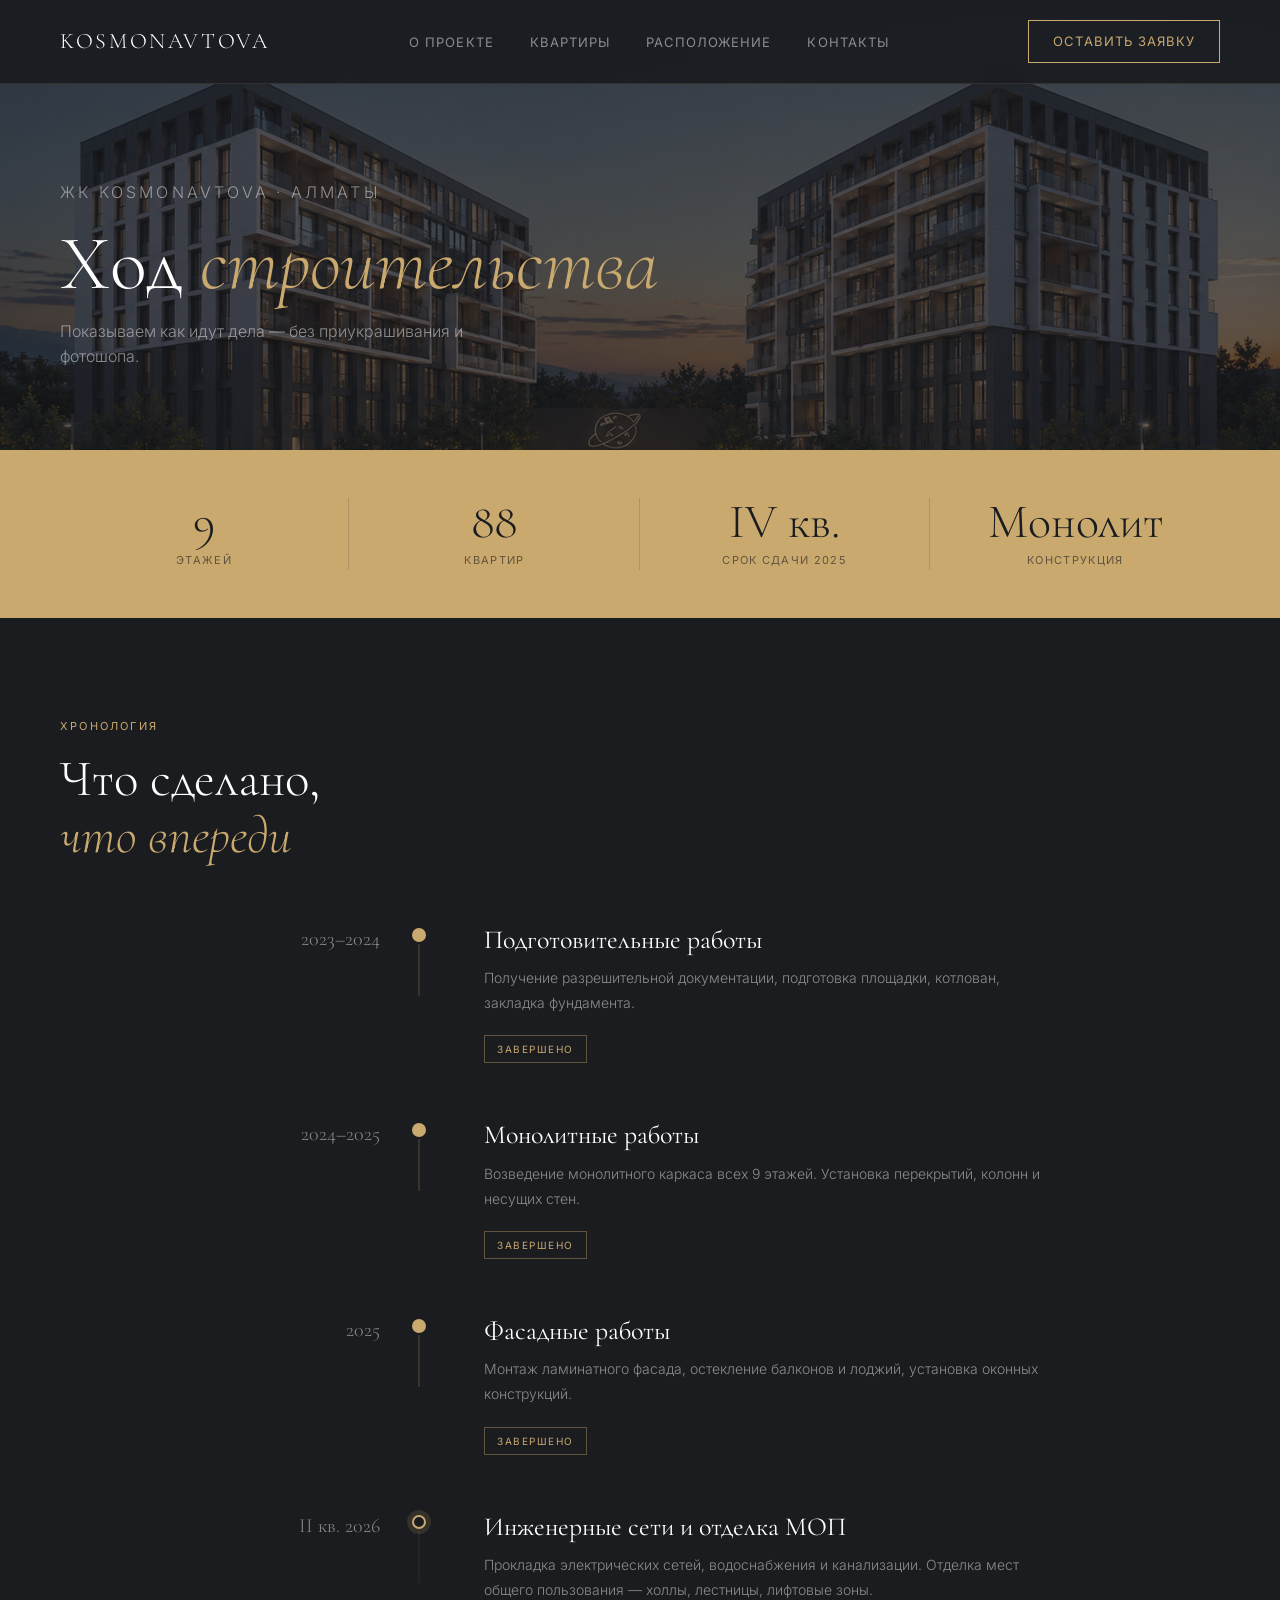
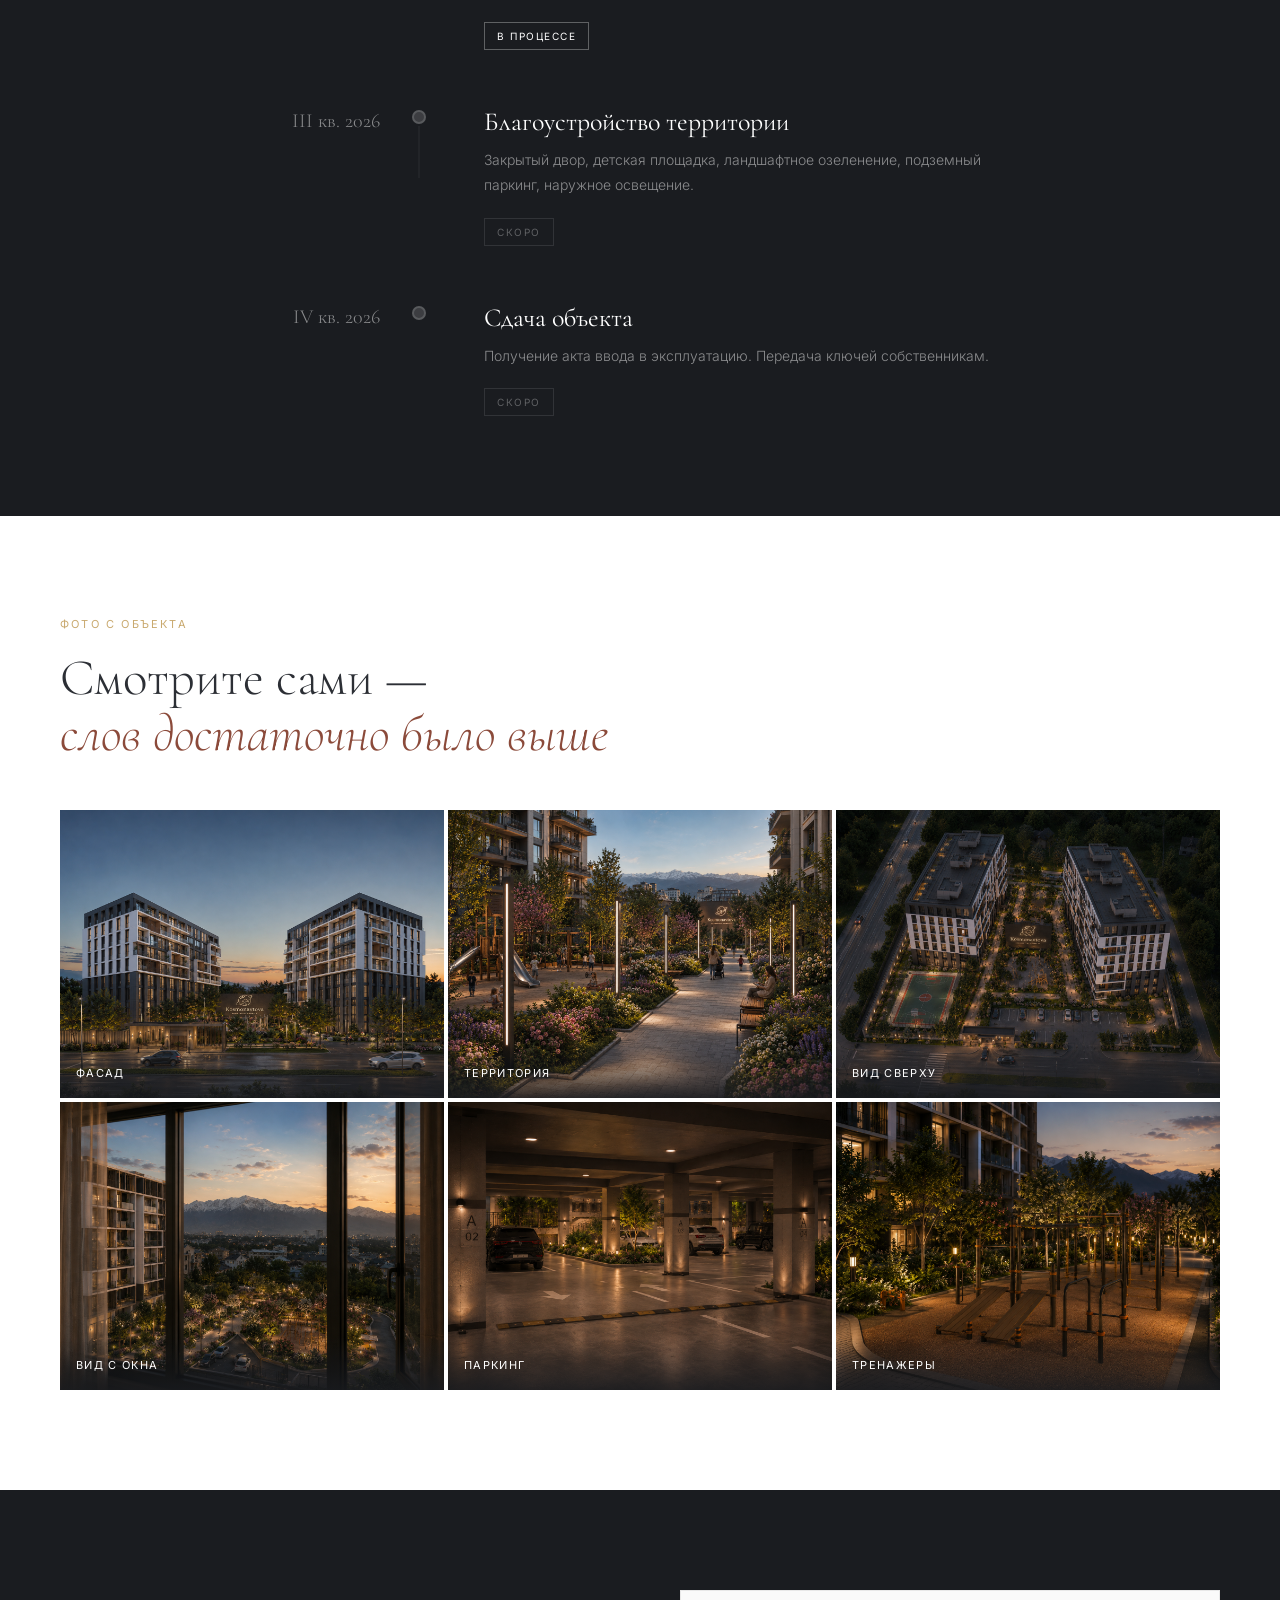
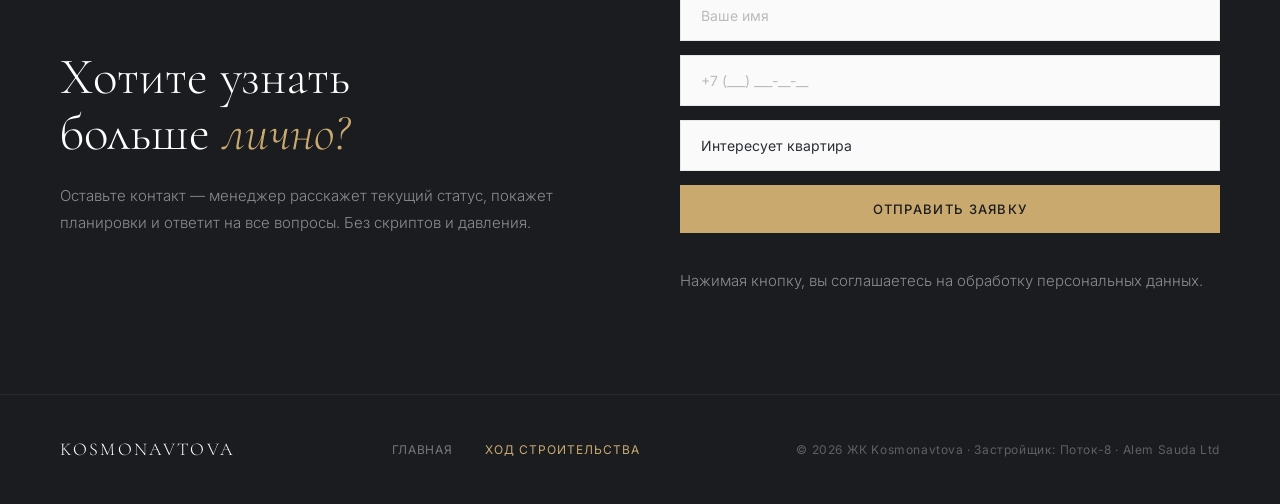
<file: progress.html>
<!DOCTYPE html>
<html lang="ru">
<head>
  <meta charset="UTF-8" />
  <meta name="viewport" content="width=device-width, initial-scale=1.0" />
  <title>Ход строительства ЖК Kosmonavtova</title>
  <link rel="icon" type="image/png" href="logo3.png" />
  <link rel="preconnect" href="https://fonts.googleapis.com" />
  <link rel="preconnect" href="https://fonts.gstatic.com" crossorigin />
  <link href="https://fonts.googleapis.com/css2?family=Cormorant+Garamond:wght@300;400;600&family=Inter:wght@300;400;500&display=swap" rel="stylesheet" />
  <link rel="stylesheet" href="style.css" />
  <style>
    /* ── PROGRESS PAGE SPECIFIC ── */
    .progress-hero {
      min-height: 50vh;
      background: var(--graphite-2);
      display: flex;
      flex-direction: column;
      justify-content: flex-end;
      padding: 0 60px 80px;
      position: relative;
      overflow: hidden;
    }

    .progress-hero-bg {
      position: absolute;
      inset: 0;
      background-image: url('fasad.png');
      background-size: cover;
      background-position: center 40%;
      opacity: 0.3;
    }

    .progress-hero-content {
      position: relative;
      z-index: 2;
    }

    .progress-hero h1 {
      font-family: var(--display);
      font-size: clamp(40px, 6vw, 80px);
      font-weight: 300;
      color: var(--white);
      line-height: 1.0;
      margin-bottom: 16px;
    }

    .progress-hero h1 em {
      font-style: italic;
      color: var(--gold);
    }

    .progress-hero p {
      color: var(--muted);
      font-size: 16px;
      font-weight: 300;
      max-width: 480px;
    }

    /* ── TIMELINE ── */
    .timeline-section {
      background: var(--graphite-2);
      padding: 100px 60px;
    }

    .timeline {
      display: flex;
      flex-direction: column;
      gap: 0;
      max-width: 800px;
      margin: 60px auto 0;
    }

    .timeline-item {
      display: grid;
      grid-template-columns: 140px 40px 1fr;
      gap: 0 32px;
      align-items: start;
      padding-bottom: 56px;
      position: relative;
    }

    .timeline-item:last-child { padding-bottom: 0; }

    .timeline-date {
      font-family: var(--display);
      font-size: 20px;
      font-weight: 300;
      color: var(--muted);
      padding-top: 2px;
      text-align: right;
      line-height: 1.3;
    }

    .timeline-dot {
      width: 14px;
      height: 14px;
      border-radius: 50%;
      background: rgba(255,255,255,0.15);
      border: 2px solid rgba(255,255,255,0.15);
      margin-top: 4px;
      position: relative;
      z-index: 1;
    }

    .timeline-item.done .timeline-dot {
      background: var(--gold);
      border-color: var(--gold);
    }

    .timeline-item.current .timeline-dot {
      background: transparent;
      border-color: var(--gold);
      box-shadow: 0 0 0 5px rgba(201,169,110,0.15);
      animation: pulse 2s infinite;
    }

    @keyframes pulse {
      0%, 100% { box-shadow: 0 0 0 5px rgba(201,169,110,0.15); }
      50% { box-shadow: 0 0 0 10px rgba(201,169,110,0.05); }
    }

    .timeline-item:not(:last-child) .timeline-dot::after {
      content: '';
      position: absolute;
      top: 14px;
      left: 50%;
      transform: translateX(-50%);
      width: 1px;
      height: calc(100% + 42px);
      background: rgba(255,255,255,0.08);
    }

    .timeline-item.done:not(:last-child) .timeline-dot::after {
      background: var(--gold);
      opacity: 0.35;
    }

    .timeline-content h3 {
      font-family: var(--display);
      font-size: 26px;
      font-weight: 400;
      color: var(--white);
      margin-bottom: 10px;
      line-height: 1.2;
    }

    .timeline-content p {
      font-size: 14px;
      color: var(--muted);
      font-weight: 300;
      line-height: 1.8;
      margin-bottom: 20px;
    }

    .timeline-tag {
      display: inline-block;
      font-size: 10px;
      letter-spacing: 0.15em;
      text-transform: uppercase;
      padding: 5px 12px;
      border: 1px solid;
    }

    .timeline-tag.done { color: var(--gold); border-color: rgba(201,169,110,0.4); }
    .timeline-tag.current { color: var(--white); border-color: rgba(255,255,255,0.3); }
    .timeline-tag.upcoming { color: rgba(255,255,255,0.3); border-color: rgba(255,255,255,0.1); }

    /* ── PHOTO GRID ── */
    .photos-section {
      background: var(--white);
      padding: 100px 60px;
    }

    .photos-section .section-title { margin-bottom: 48px; }

    .photos-grid {
      display: grid;
      grid-template-columns: repeat(3, 1fr);
      gap: 4px;
    }

    .photo-card {
      position: relative;
      overflow: hidden;
      aspect-ratio: 4/3;
      background: var(--light);
      cursor: pointer;
    }

    .photo-card img {
      width: 100%;
      height: 100%;
      object-fit: cover;
      display: block;
      transition: transform 0.5s ease;
    }

    .photo-card:hover img { transform: scale(1.05); }

    .photo-card-label {
      position: absolute;
      bottom: 0;
      left: 0;
      right: 0;
      padding: 20px 16px 16px;
      background: linear-gradient(transparent, rgba(26,28,32,0.85));
      color: var(--white);
      font-size: 11px;
      letter-spacing: 0.12em;
      text-transform: uppercase;
    }

    .photo-placeholder {
      width: 100%;
      height: 100%;
      display: flex;
      align-items: center;
      justify-content: center;
      flex-direction: column;
      gap: 8px;
      color: #ccc;
      font-size: 12px;
      letter-spacing: 0.1em;
      text-transform: uppercase;
    }

    .photo-placeholder-icon {
      width: 32px;
      height: 2px;
      background: #ddd;
    }

    /* ── STATS BAR ── */
    .stats-bar {
      background: var(--gold);
      padding: 48px 60px;
      display: grid;
      grid-template-columns: repeat(4, 1fr);
      gap: 1px;
    }

    .stats-bar-item {
      text-align: center;
      padding: 0 20px;
      border-right: 1px solid rgba(26,28,32,0.15);
    }

    .stats-bar-item:last-child { border-right: none; }

    .stats-bar-num {
      font-family: var(--display);
      font-size: 48px;
      font-weight: 300;
      color: var(--graphite-2);
      line-height: 1;
      margin-bottom: 6px;
    }

    .stats-bar-label {
      font-size: 11px;
      letter-spacing: 0.12em;
      text-transform: uppercase;
      color: rgba(26,28,32,0.6);
    }

    /* ── CTA SECTION ── */
    .progress-cta {
      background: var(--graphite-2);
      padding: 100px 60px;
      display: grid;
      grid-template-columns: 1fr 1fr;
      gap: 80px;
      align-items: center;
    }

    .progress-cta h2 {
      font-family: var(--display);
      font-size: clamp(32px, 4vw, 52px);
      font-weight: 300;
      color: var(--white);
      line-height: 1.1;
    }

    .progress-cta h2 em {
      font-style: italic;
      color: var(--gold);
    }

    .progress-cta p {
      color: var(--muted);
      font-weight: 300;
      font-size: 15px;
      line-height: 1.8;
      margin-top: 20px;
    }

    .progress-cta-form {
      display: flex;
      flex-direction: column;
      gap: 14px;
    }

    /* ── RESPONSIVE ── */
    @media (max-width: 900px) {
      .progress-hero { padding: 0 24px 60px; min-height: 40vh; }
      .timeline-section { padding: 72px 24px; }
      .timeline { margin-top: 40px; }
      .timeline-item { grid-template-columns: 70px 28px 1fr; gap: 0 16px; }
      .timeline-date { font-size: 14px; }
      .timeline-content h3 { font-size: 20px; }
      .photos-section { padding: 72px 24px; }
      .photos-grid { grid-template-columns: 1fr 1fr; }
      .stats-bar { grid-template-columns: 1fr 1fr; gap: 1px; padding: 36px 24px; }
      .stats-bar-item { border-right: none; padding: 16px 0; }
      .progress-cta { grid-template-columns: 1fr; gap: 40px; padding: 72px 24px; }
    }
  </style>
</head>
<body>

<!-- CALLBACK WIDGET -->
<!-- <div class="callback-btn" onclick="toggleCallback()">Заказать звонок</div>
<div class="callback-panel" id="callbackPanel">
  <div class="callback-header">
    <p class="section-eyebrow" style="margin:0">Обратный звонок</p>
    <button class="callback-close" onclick="toggleCallback()">✕</button>
  </div>
  <p style="font-size:14px; color:#777; margin-bottom:24px; font-weight:300;">Оставьте контакты — перезвоним в течение 30 минут</p>
  <form onsubmit="handleCallback(event)">
    <input class="form-input" type="text" placeholder="Ваше имя" required />
    <input class="form-input" type="tel" placeholder="+7 (___) ___-__-__" required style="margin-top:12px;" />
    <button type="submit" class="btn-primary" style="border:none; cursor:pointer; width:100%; margin-top:16px;">Перезвоните мне</button>
    <p class="form-note" style="margin-top:12px;">Нажимая кнопку, вы соглашаетесь на обработку персональных данных.</p>
  </form>
</div> -->

<!-- NAV -->
<nav>
  <a href="index.html" class="nav-logo">Kosmonavtova</a>
  <ul class="nav-links">
    <li><a href="index.html#about">О проекте</a></li>
    <li><a href="index.html#apartments">Квартиры</a></li>
    <li><a href="index.html#location">Расположение</a></li>
    <li><a href="index.html#contact">Контакты</a></li>
    <li class="nav-phone">
      <span>Позвоните нам</span>
      <a href="tel:+77770088121">+7 (777) 008 8121</a>
    </li>
  </ul>
  <button class="burger" onclick="toggleMenu()" aria-label="Меню">
    <span></span><span></span><span></span>
  </button>
  <a href="index.html#contact" class="nav-cta">Оставить заявку</a>
</nav>

<!-- HERO -->
<div class="progress-hero">
  <div class="progress-hero-bg"></div>
  <div class="progress-hero-content">
    <p class="hero-eyebrow">ЖК Kosmonavtova · Алматы</p>
    <h1>Ход <em>строительства</em></h1>
    <p>Показываем как идут дела — без приукрашивания и фотошопа.</p>
  </div>
</div>

<!-- STATS BAR -->
<div class="stats-bar">
  <div class="stats-bar-item">
    <div class="stats-bar-num">9</div>
    <div class="stats-bar-label">этажей</div>
  </div>
  <div class="stats-bar-item">
    <div class="stats-bar-num">88</div>
    <div class="stats-bar-label">квартир</div>
  </div>
  <div class="stats-bar-item">
    <div class="stats-bar-num">IV кв.</div>
    <div class="stats-bar-label">срок сдачи 2025</div>
  </div>
  <div class="stats-bar-item">
    <div class="stats-bar-num">Монолит</div>
    <div class="stats-bar-label">конструкция</div>
  </div>
</div>

<!-- TIMELINE -->
<section class="timeline-section">
  <p class="section-eyebrow">Хронология</p>
  <h2 class="section-title" style="color:var(--white)">Что сделано,<br><em style="color:var(--gold)">что впереди</em></h2>

  <div class="timeline">
    <div class="timeline-item done">
      <div class="timeline-date">2023–2024</div>
      <div class="timeline-dot"></div>
      <div class="timeline-content">
        <h3>Подготовительные работы</h3>
        <p>Получение разрешительной документации, подготовка площадки, котлован, закладка фундамента.</p>
        <span class="timeline-tag done">Завершено</span>
      </div>
    </div>

    <div class="timeline-item done">
      <div class="timeline-date">2024–2025</div>
      <div class="timeline-dot"></div>
      <div class="timeline-content">
        <h3>Монолитные работы</h3>
        <p>Возведение монолитного каркаса всех 9 этажей. Установка перекрытий, колонн и несущих стен.</p>
        <span class="timeline-tag done">Завершено</span>
      </div>
    </div>

    <div class="timeline-item done">
      <div class="timeline-date">2025</div>
      <div class="timeline-dot"></div>
      <div class="timeline-content">
        <h3>Фасадные работы</h3>
        <p>Монтаж ламинатного фасада, остекление балконов и лоджий, установка оконных конструкций.</p>
        <span class="timeline-tag done">Завершено</span>
      </div>
    </div>

    <div class="timeline-item current">
      <div class="timeline-date">II кв. 2026</div>
      <div class="timeline-dot"></div>
      <div class="timeline-content">
        <h3>Инженерные сети и отделка МОП</h3>
        <p>Прокладка электрических сетей, водоснабжения и канализации. Отделка мест общего пользования — холлы, лестницы, лифтовые зоны.</p>
        <span class="timeline-tag current">В процессе</span>
      </div>
    </div>

    <div class="timeline-item">
      <div class="timeline-date">III кв. 2026</div>
      <div class="timeline-dot"></div>
      <div class="timeline-content">
        <h3>Благоустройство территории</h3>
        <p>Закрытый двор, детская площадка, ландшафтное озеленение, подземный паркинг, наружное освещение.</p>
        <span class="timeline-tag upcoming">Скоро</span>
      </div>
    </div>

    <div class="timeline-item">
      <div class="timeline-date">IV кв. 2026</div>
      <div class="timeline-dot"></div>
      <div class="timeline-content">
        <h3>Сдача объекта</h3>
        <p>Получение акта ввода в эксплуатацию. Передача ключей собственникам.</p>
        <span class="timeline-tag upcoming">Скоро</span>
      </div>
    </div>
  </div>
</section>

<!-- PHOTOS -->
<section class="photos-section">
  <p class="section-eyebrow">Фото с объекта</p>
  <h2 class="section-title">Смотрите сами —<br><em>слов достаточно было выше</em></h2>

  <div class="photos-grid">
    <div class="photo-card">
      <img src="fasad.png" alt="Фасад" />
      <div class="photo-card-label">Фасад</div>
    </div>
    <div class="photo-card">
      <img src="dvor.png" alt="Двор" />
      <div class="photo-card-label">Территория</div>
    </div>
    <div class="photo-card">
      <img src="territorya.png" alt="Вид сверху" />
      <div class="photo-card-label">Вид сверху</div>
    </div>
    <div class="photo-card">
      <img src="vid.png" alt="Вид с окна" />
      <div class="photo-card-label">Вид с окна</div>
    </div>
    <div class="photo-card">
      <img src="parking.png" alt="Паркинг" />
      <div class="photo-card-label">Паркинг</div>
    </div>
    <div class="photo-card">
      <img src="tren.png" alt="Тренажеры" />
      <div class="photo-card-label">Тренажеры</div>
    </div>
  </div>
</section>

<!-- CTA -->
<div class="progress-cta">
  <div>
    <h2>Хотите узнать<br>больше <em>лично?</em></h2>
    <p>Оставьте контакт — менеджер расскажет текущий статус, покажет планировки и ответит на все вопросы. Без скриптов и давления.</p>
  </div>
  <form class="progress-cta-form" onsubmit="handleSubmit(event)">
    <input class="form-input" type="text" placeholder="Ваше имя" required />
    <input class="form-input" type="tel" placeholder="+7 (___) ___-__-__" required />
    <select class="form-select">
      <option value="">Интересует квартира</option>
      <option>1-комнатная</option>
      <option>2-комнатная</option>
      <option>3-комнатная</option>
      <option>4-комнатная</option>
    </select>
    <button type="submit" class="btn-primary" style="border:none; cursor:pointer; text-align:center;">Отправить заявку</button>
    <p class="form-note">Нажимая кнопку, вы соглашаетесь на обработку персональных данных.</p>
  </form>
</div>

<!-- FOOTER -->
<footer>
  <div class="footer-logo">Kosmonavtova</div>
  <div style="display:flex; gap:32px; align-items:center;">
    <a href="index.html" style="color:rgba(255,255,255,0.4); font-size:12px; text-decoration:none; letter-spacing:0.08em; text-transform:uppercase; transition:color 0.2s;">Главная</a>
    <a href="progress.html" style="color:var(--gold); font-size:12px; text-decoration:none; letter-spacing:0.08em; text-transform:uppercase;">Ход строительства</a>
  </div>
  <div class="footer-meta">© 2026 ЖК Kosmonavtova · Застройщик: Поток-8 · Alem Sauda Ltd</div>
</footer>

<script>
  function toggleCallback() {
    const panel = document.getElementById('callbackPanel');
    const btn = document.querySelector('.callback-btn');
    panel.classList.toggle('open');
    btn.classList.toggle('hidden');
  }

  function handleCallback(e) {
    e.preventDefault();
    const btn = e.target.querySelector('button[type=submit]');
    btn.textContent = 'Заявка отправлена';
    btn.style.background = '#4a7c59';
    btn.disabled = true;
  }

  function handleSubmit(e) {
  e.preventDefault();
  const form = e.target;
  const btn = form.querySelector('button[type=submit]');

  const name = form.querySelector('input[type=text]').value;
  const phone = form.querySelector('input[type=tel]').value;
  const apt = form.querySelector('select').value || 'не указано';

  const TOKEN = '8655237689:AAFh4k_XrM-bLyGAJv8n0Atvj_8Uh4ZOspw';
  const CHAT_ID = '1491556657';
  const text = `Заявка со страницы "Ход строительства"\n\nИмя: ${name}\nТелефон: ${phone}\nКвартира: ${apt}`;

  fetch(`https://api.telegram.org/bot${TOKEN}/sendMessage`, {
    method: 'POST',
    headers: { 'Content-Type': 'application/json' },
    body: JSON.stringify({ chat_id: CHAT_ID, text })
  });

  btn.textContent = 'Заявка отправлена';
  btn.style.background = '#4a7c59';
  btn.disabled = true;
}

  function toggleMenu() {
    const menu = document.querySelector('.nav-links');
    const burger = document.querySelector('.burger');
    menu.classList.toggle('open');
    burger.classList.toggle('open');
    burger.style.zIndex = menu.classList.contains('open') ? '200' : '100';
  }

  document.querySelectorAll('.nav-links a').forEach(link => {
    link.addEventListener('click', () => {
      document.querySelector('.nav-links').classList.remove('open');
      document.querySelector('.burger').classList.remove('open');
    });
  });

  const nav = document.querySelector('nav');
  window.addEventListener('scroll', () => {
    nav.style.background = window.scrollY > 60 ? 'rgba(26,28,32,0.98)' : 'rgba(26,28,32,0.92)';
  });
</script>

</body>
</html>
</file>
<file: style.css>
/* ── TOKENS ── */
    :root {
      --graphite:   #2C2F35;
      --graphite-2: #1a1c20;
      --terra:      #8B4A3A;
      --gold:       #C9A96E;
      --light:      #E8E8E8;
      --white:      #FFFFFF;
      --muted:      rgba(232,232,232,0.55);
      --display:    'Cormorant Garamond', Georgia, serif;
      --body:       'Inter', sans-serif;
    }
 
    *, *::before, *::after { box-sizing: border-box; margin: 0; padding: 0; }
 
    html { scroll-behavior: smooth; }
 
    body {
      font-family: var(--body);
      background: var(--white);
      color: var(--graphite);
      font-size: 16px;
      line-height: 1.6;
    }
 
    /* ── NAV ── */
    nav {
      position: fixed;
      top: 0; left: 0; right: 0;
      z-index: 100;
      display: flex;
      justify-content: space-between;
      align-items: center;
      padding: 20px 60px;
      background: rgba(26,28,32,0.92);
      backdrop-filter: blur(12px);
      border-bottom: 1px solid rgba(201,169,110,0.15);
    }
 
    .nav-logo {
      font-family: var(--display);
      font-size: 22px;
      font-weight: 300;
      color: var(--white);
      letter-spacing: 0.12em;
      text-transform: uppercase;
      text-decoration: none;
    }
 
    .nav-links {
      list-style: none;
      display: flex;
      gap: 36px;
    }
 
    .nav-links a {
      color: var(--muted);
      text-decoration: none;
      font-size: 13px;
      letter-spacing: 0.08em;
      text-transform: uppercase;
      transition: color 0.2s;
    }
 
    .nav-links a:hover { color: var(--gold); }
 
    .nav-cta {
      background: transparent;
      border: 1px solid var(--gold);
      color: var(--gold);
      padding: 10px 24px;
      font-family: var(--body);
      font-size: 13px;
      letter-spacing: 0.08em;
      text-transform: uppercase;
      cursor: pointer;
      transition: background 0.2s, color 0.2s;
      text-decoration: none;
    }
 
    .nav-cta:hover {
      background: var(--gold);
      color: var(--graphite-2);
    }
 
    /* ── HERO ── */
    #hero {
      min-height: 100vh;
      background: var(--graphite-2);
      display: flex;
      flex-direction: column;
      justify-content: flex-end;
      padding: 0 60px 80px;
      position: relative;
      overflow: hidden;
    }
 
    .hero-bg {
      position: absolute;
      inset: 0;
      background-image: url('hero-bg.jpg');
      background-size: cover;
      background-position: center 30%;
      opacity: 0.45;
    }
 
    .hero-content { position: relative; z-index: 2; max-width: 700px; }
 
    .hero-eyebrow {
      font-size: 12px;
      letter-spacing: 0.2em;
      text-transform: uppercase;
      color: var(--gold);
      margin-bottom: 20px;
    }
 
    .hero-title {
      font-family: var(--display);
      font-size: clamp(52px, 7vw, 96px);
      font-weight: 300;
      color: var(--white);
      line-height: 1.0;
      margin-bottom: 28px;
      letter-spacing: -0.01em;
    }
 
    .hero-title em {
      font-style: italic;
      color: var(--gold);
    }
 
    .hero-sub {
      font-size: 16px;
      color: var(--muted);
      max-width: 480px;
      margin-bottom: 48px;
      font-weight: 300;
    }
 
    .hero-actions { display: flex; gap: 16px; align-items: center; flex-wrap: wrap; }
 
    .btn-primary {
      background: var(--gold);
      color: var(--graphite-2);
      padding: 16px 36px;
      font-family: var(--body);
      font-size: 13px;
      letter-spacing: 0.1em;
      text-transform: uppercase;
      text-decoration: none;
      display: inline-block;
      transition: opacity 0.2s;
      font-weight: 500;
    }
 
    .btn-primary:hover { opacity: 0.85; }
 
    .btn-ghost {
      color: var(--white);
      font-size: 13px;
      letter-spacing: 0.08em;
      text-transform: uppercase;
      text-decoration: none;
      opacity: 0.7;
      transition: opacity 0.2s;
    }
 
    .btn-ghost:hover { opacity: 1; }
 
    .hero-stats {
      position: absolute;
      right: 60px;
      bottom: 80px;
      z-index: 2;
      display: flex;
      flex-direction: column;
      gap: 32px;
      text-align: right;
    }
 
    .stat-num {
      font-family: var(--display);
      font-size: 42px;
      font-weight: 300;
      color: var(--white);
      line-height: 1;
    }
 
    .stat-label {
      font-size: 11px;
      letter-spacing: 0.15em;
      text-transform: uppercase;
      color: var(--muted);
      margin-top: 4px;
    }
 
    /* ── SECTION BASE ── */
    section { padding: 100px 60px; }
 
    .section-eyebrow {
      font-size: 11px;
      letter-spacing: 0.2em;
      text-transform: uppercase;
      color: var(--gold);
      margin-bottom: 16px;
    }
 
    .section-title {
      font-family: var(--display);
      font-size: clamp(32px, 4vw, 52px);
      font-weight: 300;
      line-height: 1.1;
      color: var(--graphite);
      margin-bottom: 20px;
    }
 
    .section-title em { font-style: italic; color: var(--terra); }
 
    /* ── ABOUT ── */
    #about {
      background: var(--white);
      display: grid;
      grid-template-columns: 1fr 1fr;
      gap: 80px;
      align-items: center;
    }
 
    .about-text p {
      color: #555;
      font-weight: 300;
      margin-bottom: 20px;
      line-height: 1.8;
    }
 
    .about-specs {
      display: grid;
      grid-template-columns: 1fr 1fr;
      gap: 1px;
      background: var(--light);
      border: 1px solid var(--light);
    }
 
    .spec-item {
      background: var(--white);
      padding: 28px 24px;
    }
 
    .spec-value {
      font-family: var(--display);
      font-size: 32px;
      font-weight: 300;
      color: var(--graphite);
      line-height: 1;
      margin-bottom: 6px;
    }
 
    .spec-key {
      font-size: 11px;
      letter-spacing: 0.12em;
      text-transform: uppercase;
      color: #999;
    }
 
    /* ── FEATURES ── */
    #features {
      background: var(--graphite-2);
      color: var(--white);
    }
 
    #features .section-title { color: var(--white); }
 
    .features-grid {
      display: grid;
      grid-template-columns: repeat(3, 1fr);
      gap: 1px;
      background: rgba(255,255,255,0.08);
      margin-top: 60px;
      border: 1px solid rgba(255,255,255,0.08);
    }
 
    .feature-item {
      background: var(--graphite-2);
      padding: 40px 32px;
      transition: background 0.2s;
    }
 
    .feature-item:hover { background: #22252b; }
 
    .feature-icon {
      width: 36px;
      height: 2px;
      background: var(--gold);
      margin-bottom: 28px;
    }
 
    .feature-title {
      font-family: var(--display);
      font-size: 22px;
      font-weight: 400;
      color: var(--white);
      margin-bottom: 12px;
    }
 
    .feature-desc {
      font-size: 14px;
      color: var(--muted);
      font-weight: 300;
      line-height: 1.7;
    }
 
    /* ── APARTMENTS ── */
    #apartments { background: #F5F4F1; }
 
    .apt-tabs {
  display: flex;
  gap: 0;
  margin-top: 48px;
  margin-bottom: 40px;
  border-bottom: 1px solid var(--light);
  overflow-x: auto;
  -webkit-overflow-scrolling: touch;
  scrollbar-width: none;
}

.apt-tabs::-webkit-scrollbar { display: none; }
 
    .apt-tab {
      padding: 14px 32px;
      font-size: 13px;
      letter-spacing: 0.08em;
      text-transform: uppercase;
      cursor: pointer;
      color: #999;
      background: none;
      border: none;
      border-bottom: 2px solid transparent;
      margin-bottom: -1px;
      font-family: var(--body);
      transition: color 0.2s, border-color 0.2s;
    }
 
    .apt-tab.active {
      color: var(--graphite);
      border-bottom-color: var(--gold);
    }
 
    .apt-panel { display: none; }
    .apt-panel.active { display: grid; grid-template-columns: 1fr 1fr; gap: 60px; align-items: start; overflow: hidden; }
 
    .apt-plan {
  background: var(--white);
  padding: 20px;
  display: flex;
  flex-direction: column;
  align-items: center;
  justify-content: center;
  min-height: 320px;
  border: 1px solid var(--light);
}
 
    .apt-plan-placeholder {
      font-family: var(--display);
      font-size: 18px;
      color: #bbb;
      text-align: center;
    }
 
    .apt-info { padding-top: 20px; }
 
    .apt-area {
      font-family: var(--display);
      font-size: 56px;
      font-weight: 300;
      color: var(--graphite);
      line-height: 1;
      margin-bottom: 8px;
    }
 
    .apt-area span { font-size: 20px; color: #999; }
 
    .apt-details {
      margin-top: 32px;
      display: flex;
      flex-direction: column;
      gap: 0;
      border-top: 1px solid var(--light);
    }
 
    .apt-detail-row {
      display: flex;
      justify-content: space-between;
      padding: 14px 0;
      border-bottom: 1px solid var(--light);
      font-size: 14px;
    }
 
    .apt-detail-row span:first-child { color: #999; }
    .apt-detail-row span:last-child { color: var(--graphite); font-weight: 500; }
 
    .apt-cta {
      margin-top: 36px;
    }
 
    /* ── GALLERY ── */
    #gallery {
      padding: 0;
      display: grid;
      grid-template-columns: 2fr 1fr;
      grid-template-rows: 400px 400px;
      gap: 4px;
      background: var(--graphite-2);
    }
 
    .gallery-item {
      background: var(--graphite);
      overflow: hidden;
      position: relative;
    }
 
    .gallery-item:first-child { grid-row: span 2; }
 
    .gallery-item img {
      width: 100%;
      height: 100%;
      object-fit: cover;
      display: block;
      transition: transform 0.5s ease;
    }
 
    .gallery-item:hover img { transform: scale(1.03); }
 
    .gallery-label {
      position: absolute;
      bottom: 20px;
      left: 20px;
      font-size: 11px;
      letter-spacing: 0.15em;
      text-transform: uppercase;
      color: var(--white);
      background: rgba(26,28,32,0.7);
      padding: 6px 12px;
    }
 
    /* ── LOCATION ── */
    #location {
      background: var(--graphite-2);
      color: var(--white);
      display: grid;
      grid-template-columns: 1fr 1fr;
      gap: 80px;
      align-items: start;
    }
 
    #location .section-title { color: var(--white); }
 
    .location-list {
      list-style: none;
      margin-top: 40px;
      display: flex;
      flex-direction: column;
      gap: 0;
    }
 
    .location-list li {
      display: flex;
      justify-content: space-between;
      padding: 16px 0;
      border-bottom: 1px solid rgba(255,255,255,0.08);
      font-size: 14px;
    }
 
    .location-list li span:first-child { color: var(--muted); }
    .location-list li span:last-child { color: var(--white); }
 
    .map-placeholder {
      background: #22252b;
      border: 1px solid rgba(255,255,255,0.08);
      height: 360px;
      display: flex;
      align-items: center;
      justify-content: center;
      flex-direction: column;
      gap: 12px;
      color: var(--muted);
      font-size: 13px;
      letter-spacing: 0.05em;
    }
 
    .map-placeholder .map-icon {
      width: 32px;
      height: 32px;
      border: 1px solid rgba(201,169,110,0.4);
      border-radius: 50% 50% 50% 0;
      transform: rotate(-45deg);
      margin-bottom: 8px;
    }
 
    /* ── CONTACT ── */
    #contact {
      background: var(--white);
      display: grid;
      grid-template-columns: 1fr 1fr;
      gap: 80px;
      align-items: start;
    }
 
    .contact-info p {
      color: #777;
      font-weight: 300;
      line-height: 1.8;
      margin-bottom: 36px;
    }
 
    .contact-detail {
      display: flex;
      flex-direction: column;
      gap: 16px;
    }
 
    .contact-detail a {
      color: var(--graphite);
      text-decoration: none;
      font-size: 15px;
      transition: color 0.2s;
    }
 
    .contact-detail a:hover { color: var(--gold); }
 
    .contact-form {
      display: flex;
      flex-direction: column;
      gap: 16px;
    }
 
    .form-input {
      padding: 16px 20px;
      border: 1px solid var(--light);
      background: #fafafa;
      font-family: var(--body);
      font-size: 14px;
      color: var(--graphite);
      outline: none;
      transition: border-color 0.2s;
    }
 
    .form-input:focus { border-color: var(--gold); }
    .form-input::placeholder { color: #bbb; }
 
    .form-select {
      padding: 16px 20px;
      border: 1px solid var(--light);
      background: #fafafa;
      font-family: var(--body);
      font-size: 14px;
      color: var(--graphite);
      outline: none;
      appearance: none;
      cursor: pointer;
    }
 
    .form-note {
      font-size: 12px;
      color: #bbb;
      line-height: 1.5;
    }
 
    /* ── FOOTER ── */
    footer {
      background: var(--graphite-2);
      padding: 40px 60px;
      display: flex;
      justify-content: space-between;
      align-items: center;
      border-top: 1px solid rgba(255,255,255,0.06);
    }
 
    .footer-logo {
      font-family: var(--display);
      font-size: 18px;
      font-weight: 300;
      color: var(--white);
      letter-spacing: 0.12em;
      text-transform: uppercase;
    }
 
    .footer-meta {
      font-size: 12px;
      color: rgba(255,255,255,0.3);
      letter-spacing: 0.05em;
    }
 
    /* ── RESPONSIVE ── */
    @media (max-width: 900px) {
      nav { padding: 16px 24px; }
      .nav-links { display: none; }
      section { padding: 72px 24px; }
      #hero { padding: 0 24px 64px; }
      .hero-stats { display: none; }
      #about, #contact, #location { grid-template-columns: 1fr; gap: 40px; }
      .features-grid { grid-template-columns: 1fr; }
      .apt-panel.active { grid-template-columns: 1fr; }
      #gallery { grid-template-columns: 1fr; grid-template-rows: auto; }
      #gallery .gallery-item:first-child { grid-row: span 1; height: 300px; }
      #gallery .gallery-item { height: 240px; }
      footer { flex-direction: column; gap: 12px; text-align: center; }
    }

    /* ── CALLBACK WIDGET ── */
.callback-btn {
  position: fixed;
  right: 0;
  top: 50%;
  left: auto;
  transform: translateY(-50%);
  background: var(--gold);
  color: var(--graphite-2);
  padding: 16px 12px;
  font-size: 11px;
  letter-spacing: 0.15em;
  text-transform: uppercase;
  cursor: pointer;
  z-index: 200;
  font-family: var(--body);
  font-weight: 500;
  writing-mode: vertical-rl;
  text-orientation: mixed;
  transition: opacity 0.3s, right 0.3s;
}

.callback-btn:hover { opacity: 0.85; }

.callback-btn.hidden {
  opacity: 0;
  right: -60px;
  pointer-events: none;
}

.callback-panel {
  position: fixed;
  right: -400px;
  top: 50%;
  transform: translateY(-50%);
  width: 320px;
  background: var(--white);
  padding: 36px 32px;
  z-index: 199;
  box-shadow: -4px 0 32px rgba(0,0,0,0.12);
  transition: right 0.35s ease;
  border-left: 3px solid var(--gold);
}

.callback-panel.open { right: 0; }

.callback-header {
  display: flex;
  justify-content: space-between;
  align-items: center;
  margin-bottom: 16px;
}

.callback-close {
  background: none;
  border: none;
  font-size: 18px;
  cursor: pointer;
  color: #999;
  line-height: 1;
}

.callback-close:hover { color: var(--graphite); }

.plan-nav {
  display: flex;
  justify-content: center;
  align-items: center;
  gap: 20px;
  margin-top: 16px;
  width: 100%;
}

.plan-nav button {
  background: none;
  border: 1px solid var(--gold);
  color: var(--gold);
  width: 36px;
  height: 36px;
  cursor: pointer;
  font-size: 16px;
  transition: background 0.2s, color 0.2s;
}

.plan-nav button:hover {
  background: var(--gold);
  color: var(--graphite-2);
}

.plan-nav span {
  font-size: 13px;
  color: #999;
  letter-spacing: 0.05em;
}

.burger {
  display: none;
  flex-direction: column;
  gap: 5px;
  background: none;
  border: none;
  cursor: pointer;
  padding: 4px;
}

.burger span {
  display: block;
  width: 24px;
  height: 2px;
  background: var(--white);
  transition: 0.3s;
  transform-origin: center;
}

.burger.open span:nth-child(1) {
  transform: translateY(7px) rotate(45deg);
}

.burger.open span:nth-child(2) {
  opacity: 0;
}

.burger.open span:nth-child(3) {
  transform: translateY(-7px) rotate(-45deg);
}

@media (max-width: 900px) {
  .burger { display: flex; }
  .nav-links {
    display: none;
    position: fixed;
    top: 0; left: 0;
    width: 100vw;
    height: 100vh;
    background: #1a1c20;
    flex-direction: column;
    justify-content: center;
    align-items: center;
    gap: 40px;
    z-index: 150;
  }

  .nav-links.open { display: flex; }
  .nav-links a { font-size: 20px; }
  .nav-cta { display: none; }
}

.nav-phone {
  margin-top: 20px;
  text-align: center;
  border-top: 1px solid rgba(201,169,110,0.2);
  padding-top: 24px;
}

.nav-phone span {
  display: block;
  font-size: 11px;
  letter-spacing: 0.2em;
  text-transform: uppercase;
  color: var(--gold);
  margin-bottom: 8px;
}

.nav-phone a {
  font-family: var(--display);
  font-size: 28px;
  font-weight: 300;
  color: var(--white);
  text-decoration: none;
  letter-spacing: 0.05em;
}

.nav-phone { display: none; }

@media (max-width: 900px) {
  .nav-phone { display: block; }
}

/* ── LIFESTYLE SECTIONS ── */
.lifestyle-section {
  display: grid;
  grid-template-columns: 1fr 1fr;
  min-height: 480px;
  padding: 0;
}

.lifestyle-section.lifestyle-reverse {
  direction: rtl;
}

.lifestyle-section.lifestyle-reverse > * {
  direction: ltr;
}

.lifestyle-img {
  overflow: hidden;
}

.lifestyle-img img {
  width: 100%;
  height: 100%;
  object-fit: cover;
  display: block;
  transition: transform 0.6s ease;
}

.lifestyle-img:hover img {
  transform: scale(1.03);
}

.lifestyle-text {
  background: var(--white);
  padding: 80px 60px;
  display: flex;
  flex-direction: column;
  justify-content: center;
}

.lifestyle-text p:not(.section-eyebrow) {
  color: #666;
  font-weight: 300;
  line-height: 1.8;
  max-width: 420px;
}

@media (max-width: 900px) {
  .lifestyle-section {
    grid-template-columns: 1fr;
  }
  .lifestyle-section.lifestyle-reverse {
    direction: ltr;
  }
  .lifestyle-img {
    min-height: 280px;
  }
  .lifestyle-text {
    padding: 48px 24px;
  }
}

/* ── COUNTDOWN ── */
#countdown {
  background: var(--graphite-2);
  padding: 100px 60px;
  text-align: center;
}

.countdown-grid {
  display: flex;
  justify-content: center;
  gap: 0;
  margin-top: 60px;
}

.countdown-item {
  padding: 40px 60px;
  border-right: 1px solid rgba(255,255,255,0.06);
  min-width: 160px;
}

.countdown-item:last-child { border-right: none; }

.countdown-num {
  font-family: var(--display);
  font-size: 80px;
  font-weight: 300;
  color: var(--white);
  line-height: 1;
  margin-bottom: 12px;
}

.countdown-label {
  font-size: 11px;
  letter-spacing: 0.2em;
  text-transform: uppercase;
  color: var(--muted);
}

@media (max-width: 900px) {
  .countdown-grid { flex-wrap: wrap; }
  .countdown-item { min-width: 50%; border-right: none; padding: 24px; border-bottom: 1px solid rgba(255,255,255,0.06); }
  .countdown-item:nth-child(odd) { border-right: 1px solid rgba(255,255,255,0.06); }
  .countdown-num { font-size: 56px; }
}

/* ── SCROLL ANIMATIONS ── */
.fade-up {
  opacity: 0;
  transform: translateY(40px);
  transition: opacity 0.7s ease, transform 0.7s ease;
}

.fade-up.visible {
  opacity: 1;
  transform: translateY(0);
}

.fade-up-delay-1 { transition-delay: 0.1s; }
.fade-up-delay-2 { transition-delay: 0.2s; }
.fade-up-delay-3 { transition-delay: 0.3s; }
.fade-up-delay-4 { transition-delay: 0.4s; }
.fade-up-delay-5 { transition-delay: 0.5s; }

/* ── WHATSAPP ── */
.whatsapp-btn {
  position: fixed;
  left: 24px;
  bottom: 32px;
  width: 52px;
  height: 52px;
  background: #25D366;
  border-radius: 50%;
  display: flex;
  align-items: center;
  justify-content: center;
  z-index: 200;
  box-shadow: 0 4px 20px rgba(37,211,102,0.35);
  transition: transform 0.2s, box-shadow 0.2s, opacity 0.3s;
  opacity: 0;
  pointer-events: none;
}

.whatsapp-btn.visible {
  opacity: 1;
  pointer-events: all;
}

.whatsapp-btn:hover {
  transform: scale(1.1);
  box-shadow: 0 6px 28px rgba(37,211,102,0.5);
}

/* ── SCROLL TO TOP ── */
.scroll-top {
  position: fixed;
  right: 24px;
  bottom: 32px;
  width: 48px;
  height: 48px;
  background: transparent;
  border: 1px solid var(--gold);
  color: var(--gold);
  font-size: 20px;
  cursor: pointer;
  z-index: 200;
  transition: opacity 0.3s, background 0.2s, color 0.2s;
  opacity: 0;
  pointer-events: none;
}

.scroll-top:hover {
  background: var(--gold);
  color: var(--graphite-2);
}

.scroll-top.visible {
  opacity: 1;
  pointer-events: all;
}

/* ── GALLERY SECTION ── */
#gallery-section {
  background: #F5F4F1;
  padding: 100px 60px;
}

#gallery-section .section-title {
  margin-bottom: 48px;
}

.gallery-full-grid {
  display: grid;
  grid-template-columns: repeat(4, 1fr);
  gap: 4px;
}

.gal-item {
  position: relative;
  overflow: hidden;
  aspect-ratio: 4/3;
  cursor: pointer;
  background: var(--light);
}

.gal-item img {
  width: 100%;
  height: 100%;
  object-fit: cover;
  display: block;
  transition: transform 0.5s ease;
}

.gal-item:hover img { transform: scale(1.05); }

.gal-item:first-child {
  grid-column: span 2;
  grid-row: span 2;
}

@media (max-width: 900px) {
  #gallery-section { padding: 72px 24px; }
  .gallery-full-grid { grid-template-columns: repeat(2, 1fr); }
  .gal-item:first-child { grid-column: span 2; grid-row: span 1; }
}

/* ── LIGHTBOX ── */
.lightbox {
  position: fixed;
  inset: 0;
  background: rgba(0,0,0,0.92);
  z-index: 500;
  display: flex;
  align-items: center;
  justify-content: center;
  opacity: 0;
  pointer-events: none;
  transition: opacity 0.3s;
}

.lightbox.open {
  opacity: 1;
  pointer-events: all;
}

.lightbox-img {
  max-width: 90vw;
  max-height: 90vh;
  object-fit: contain;
  box-shadow: 0 20px 80px rgba(0,0,0,0.5);
}

.lightbox-close {
  position: absolute;
  top: 24px;
  right: 32px;
  background: none;
  border: none;
  color: var(--white);
  font-size: 28px;
  cursor: pointer;
  opacity: 0.6;
  transition: opacity 0.2s;
}

.lightbox-close:hover { opacity: 1; }

.lightbox-prev, .lightbox-next {
  position: absolute;
  top: 50%;
  transform: translateY(-50%);
  background: none;
  border: 1px solid rgba(255,255,255,0.3);
  color: var(--white);
  font-size: 20px;
  width: 48px;
  height: 48px;
  cursor: pointer;
  transition: background 0.2s;
  z-index: 501;
}

.lightbox-prev { left: 32px; }
.lightbox-next { right: 32px; }

.lightbox-prev:hover, .lightbox-next:hover {
  background: rgba(255,255,255,0.1);
}

.lightbox-counter {
  position: absolute;
  bottom: 24px;
  left: 50%;
  transform: translateX(-50%);
  color: rgba(255,255,255,0.5);
  font-size: 12px;
  letter-spacing: 0.15em;
}
</file>
